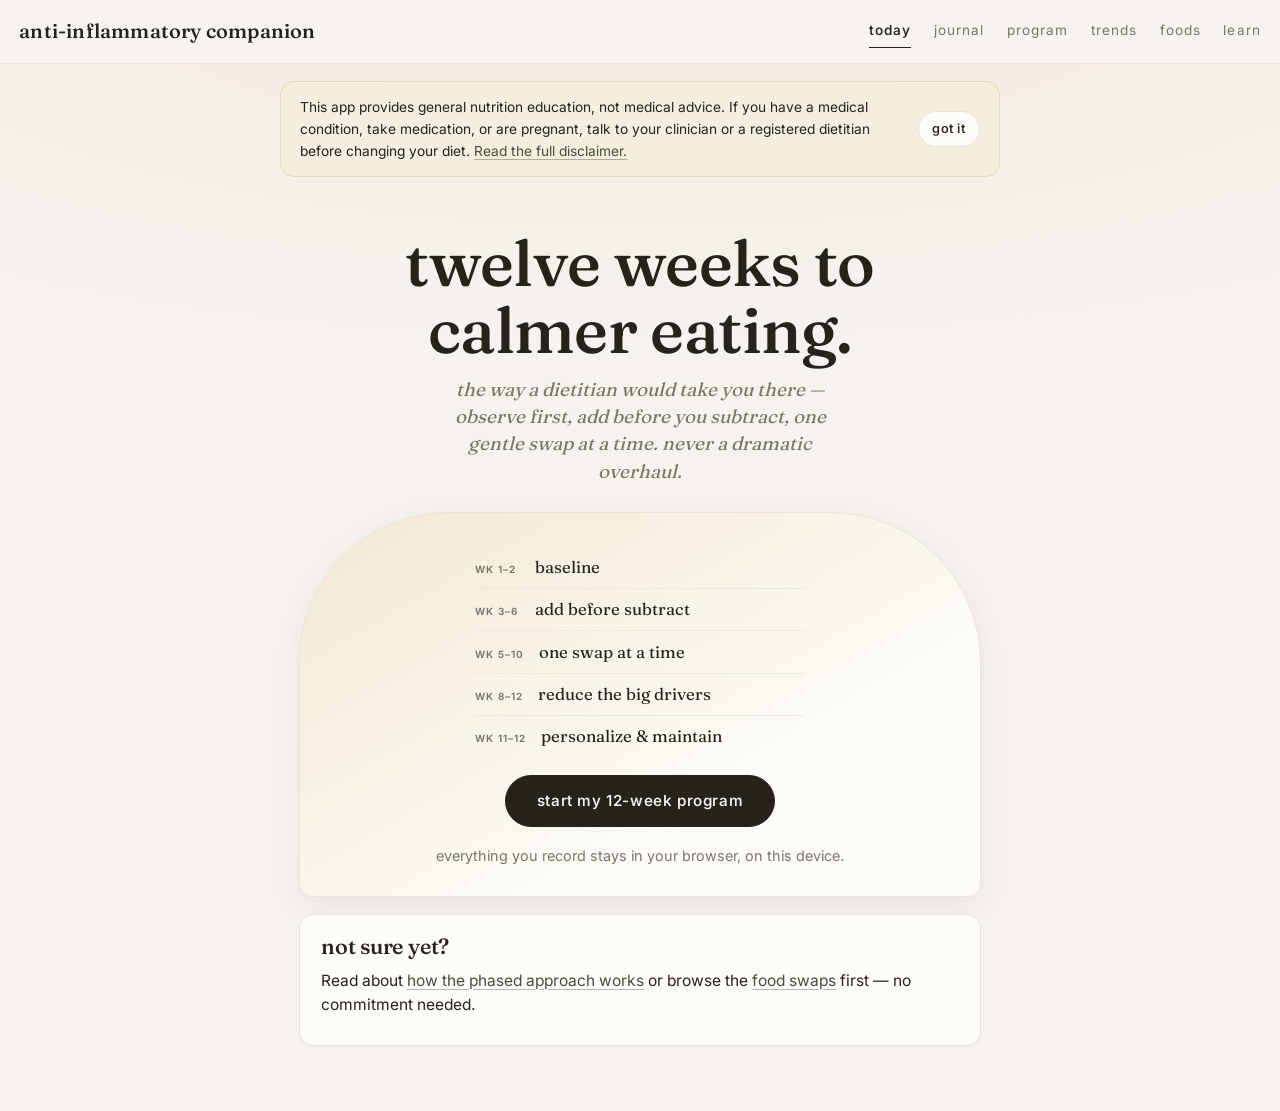
<file: projects/anti-inflammatory-diet/index.html>
<!doctype html>
<html lang="en">
  <head>
    <meta charset="UTF-8" />
    <link rel="icon" type="image/svg+xml" href="./favicon.svg" />
    <link rel="apple-touch-icon" href="./apple-touch-icon.png" />
    <link rel="manifest" href="./manifest.webmanifest" />
    <meta name="viewport" content="width=device-width, initial-scale=1.0" />
    <meta name="theme-color" content="#F6F3EE" />
    <meta
      name="description"
      content="A 12-week companion for gradually transitioning to anti-inflammatory eating: phased program, food and symptom journal, trends, and food swaps."
    />
    <title>Anti-Inflammatory Diet Companion</title>
    <script type="module" crossorigin src="./assets/index-0E6_ElCz.js"></script>
    <link rel="stylesheet" crossorigin href="./assets/index-BDCaYkD7.css">
  </head>
  <body>
    <div id="root"></div>
  </body>
</html>
</file>
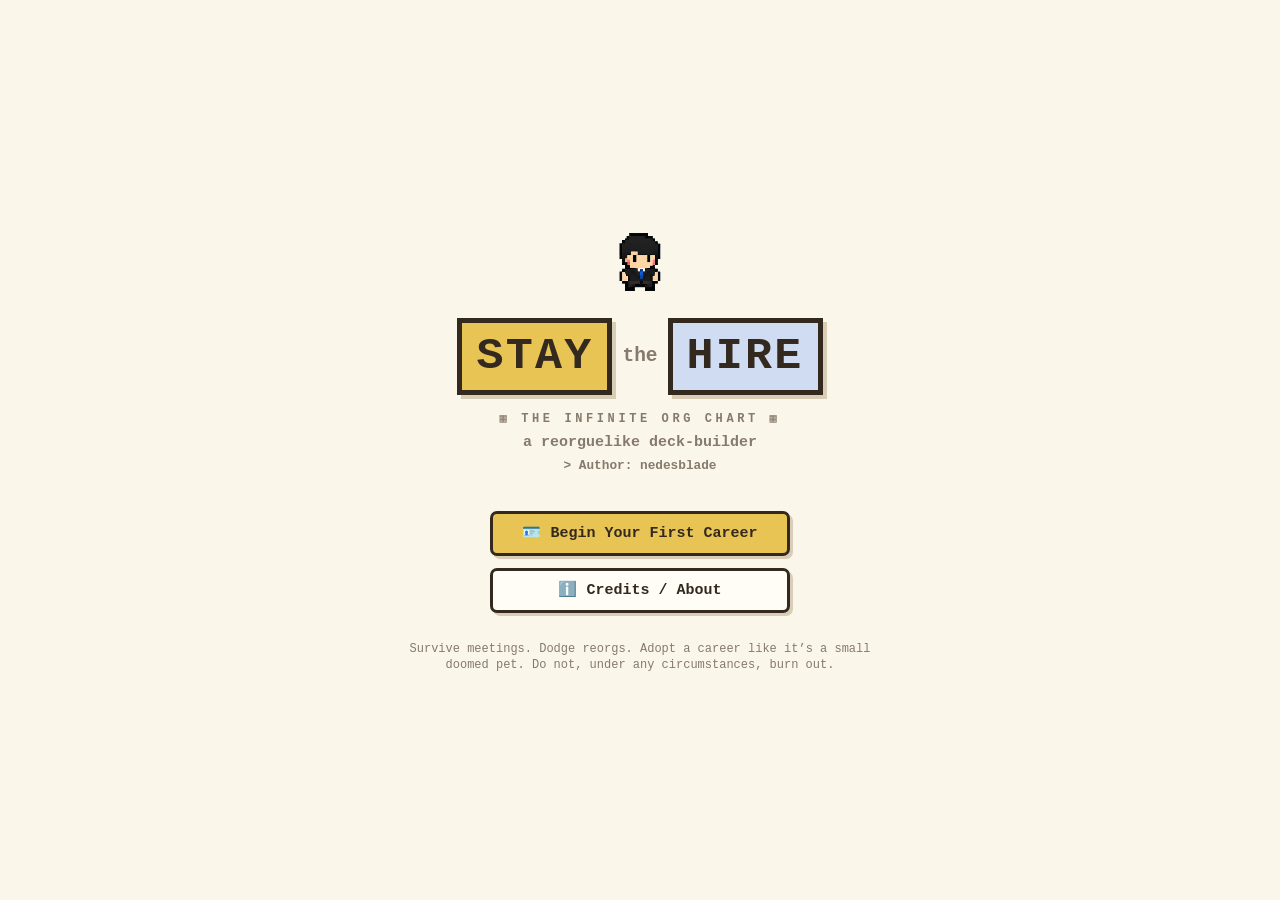
<file: projects/stay-the-hire/index.html>
<!DOCTYPE html>
<html lang="en">
<head>
  <meta charset="UTF-8">
  <meta name="viewport" content="width=device-width, initial-scale=1.0">
  <title>Stay the Hire — A Reorguelike Deck-Builder</title>
  <meta name="description" content="Stay the Hire: a satirical corporate roguelike deck-builder. Survive meetings, dodge reorgs, climb the ladder. Author: nedesblade.">
  <link rel="icon" href="data:image/svg+xml,<svg xmlns='http://www.w3.org/2000/svg' viewBox='0 0 100 100'><text y='.9em' font-size='90'>🪪</text></svg>">
  <link rel="stylesheet" href="css/style.css">
</head>
<body>
  <div id="app"></div>
  <script src="js/data/statuses.js"></script>
  <script src="js/data/cards.js"></script>
  <script src="js/data/roles.js"></script>
  <script src="js/data/enemies.js"></script>
  <script src="js/data/events.js"></script>
  <script src="js/data/perks.js"></script>
  <script src="js/data/companies.js"></script>
  <script src="js/data/art.js"></script>
  <script src="js/engine.js"></script>
  <script src="js/ui.js"></script>
</body>
</html>
</file>
<file: projects/anti-inflammatory-diet/assets/index-BDCaYkD7.css>
@font-face{font-family:Fraunces Variable;font-style:normal;font-display:swap;font-weight:100 900;src:url(./fraunces-vietnamese-wght-normal-CnvboYUG.woff2)format("woff2-variations");unicode-range:U+102-103,U+110-111,U+128-129,U+168-169,U+1A0-1A1,U+1AF-1B0,U+300-301,U+303-304,U+308-309,U+323,U+329,U+1EA0-1EF9,U+20AB}@font-face{font-family:Fraunces Variable;font-style:normal;font-display:swap;font-weight:100 900;src:url(./fraunces-latin-ext-wght-normal-Ca2vKHc0.woff2)format("woff2-variations");unicode-range:U+100-2BA,U+2BD-2C5,U+2C7-2CC,U+2CE-2D7,U+2DD-2FF,U+304,U+308,U+329,U+1D00-1DBF,U+1E00-1E9F,U+1EF2-1EFF,U+2020,U+20A0-20AB,U+20AD-20C0,U+2113,U+2C60-2C7F,U+A720-A7FF}@font-face{font-family:Fraunces Variable;font-style:normal;font-display:swap;font-weight:100 900;src:url(./fraunces-latin-wght-normal-ukD16Tqj.woff2)format("woff2-variations");unicode-range:U+??,U+131,U+152-153,U+2BB-2BC,U+2C6,U+2DA,U+2DC,U+304,U+308,U+329,U+2000-206F,U+20AC,U+2122,U+2191,U+2193,U+2212,U+2215,U+FEFF,U+FFFD}@font-face{font-family:Inter Variable;font-style:normal;font-display:swap;font-weight:100 900;src:url(./inter-cyrillic-ext-wght-normal-BOeWTOD4.woff2)format("woff2-variations");unicode-range:U+460-52F,U+1C80-1C8A,U+20B4,U+2DE0-2DFF,U+A640-A69F,U+FE2E-FE2F}@font-face{font-family:Inter Variable;font-style:normal;font-display:swap;font-weight:100 900;src:url(./inter-cyrillic-wght-normal-DqGufNeO.woff2)format("woff2-variations");unicode-range:U+301,U+400-45F,U+490-491,U+4B0-4B1,U+2116}@font-face{font-family:Inter Variable;font-style:normal;font-display:swap;font-weight:100 900;src:url(./inter-greek-ext-wght-normal-DlzME5K_.woff2)format("woff2-variations");unicode-range:U+1F??}@font-face{font-family:Inter Variable;font-style:normal;font-display:swap;font-weight:100 900;src:url(./inter-greek-wght-normal-CkhJZR-_.woff2)format("woff2-variations");unicode-range:U+370-377,U+37A-37F,U+384-38A,U+38C,U+38E-3A1,U+3A3-3FF}@font-face{font-family:Inter Variable;font-style:normal;font-display:swap;font-weight:100 900;src:url(./inter-vietnamese-wght-normal-CBcvBZtf.woff2)format("woff2-variations");unicode-range:U+102-103,U+110-111,U+128-129,U+168-169,U+1A0-1A1,U+1AF-1B0,U+300-301,U+303-304,U+308-309,U+323,U+329,U+1EA0-1EF9,U+20AB}@font-face{font-family:Inter Variable;font-style:normal;font-display:swap;font-weight:100 900;src:url(./inter-latin-ext-wght-normal-DO1Apj_S.woff2)format("woff2-variations");unicode-range:U+100-2BA,U+2BD-2C5,U+2C7-2CC,U+2CE-2D7,U+2DD-2FF,U+304,U+308,U+329,U+1D00-1DBF,U+1E00-1E9F,U+1EF2-1EFF,U+2020,U+20A0-20AB,U+20AD-20C0,U+2113,U+2C60-2C7F,U+A720-A7FF}@font-face{font-family:Inter Variable;font-style:normal;font-display:swap;font-weight:100 900;src:url(./inter-latin-wght-normal-Dx4kXJAl.woff2)format("woff2-variations");unicode-range:U+??,U+131,U+152-153,U+2BB-2BC,U+2C6,U+2DA,U+2DC,U+304,U+308,U+329,U+2000-206F,U+20AC,U+2122,U+2191,U+2193,U+2212,U+2215,U+FEFF,U+FFFD}:root{--bg:#f6f3ee;--surface:#fdfcf9;--text:#26221c;--text-muted:#7d7467;--border:#e8e2d7;--ink:#26221c;--brand:#5a6650;--brand-dark:#454f3b;--brand-soft:#ecede4;--accent:#96594a;--danger:#96594a;--parchment:#f4eedf;--parchment-border:#e3d8bc;--butter:#f2e9d3;--blush:#ecdfd3;--phase-baseline:#98978f;--phase-add:#7e8b6f;--phase-swap:#b29359;--phase-reduce:#a8705c;--phase-personalize:#8d7f94;--font-display:"Fraunces Variable", Georgia, "Times New Roman", serif;--font-body:"Inter Variable", system-ui, -apple-system, "Segoe UI", sans-serif;--radius:14px;--radius-small:10px;--shadow:0 1px 2px #26221c0a;--nav-height:62px}*,:before,:after{box-sizing:border-box}body{font-family:var(--font-body);background:radial-gradient(90% 380px at 50% -40px, color-mix(in srgb, var(--blush) 55%, var(--bg)), transparent), var(--bg);color:var(--text);-webkit-font-smoothing:antialiased;margin:0;font-size:15.5px;line-height:1.6}h1,h2,h3{font-family:var(--font-display);text-transform:lowercase;letter-spacing:-.01em;color:var(--ink);font-weight:520;line-height:1.15}h1{margin:.5rem 0 .3rem;font-size:clamp(2.4rem,7vw,3.1rem)}h2{margin:0 0 .55rem;font-size:1.35rem}h3{margin:.8rem 0 .3rem;font-size:1.08rem}p{margin:.45rem 0}ul{margin:.45rem 0;padding-left:1.2rem}a{color:var(--brand-dark);-webkit-text-decoration-color:color-mix(in srgb, var(--brand-dark) 40%, transparent);text-decoration-color:color-mix(in srgb, var(--brand-dark) 40%, transparent);text-underline-offset:3px}img,svg{max-width:100%}@media (prefers-reduced-motion:reduce){*,:before,:after{transition:none!important;animation:none!important}}.visually-hidden{clip:rect(0 0 0 0);white-space:nowrap;border:0;width:1px;height:1px;margin:-1px;padding:0;position:absolute;overflow:hidden}.muted{color:var(--text-muted);font-size:.9rem}.app{flex-direction:column;min-height:100dvh;display:flex}.app-header{z-index:10;background:color-mix(in srgb, var(--bg) 88%, white);-webkit-backdrop-filter:blur(8px);backdrop-filter:blur(8px);border-bottom:1px solid var(--border);justify-content:space-between;align-items:center;gap:1rem;padding:.95rem 1.2rem;display:flex;position:sticky;top:0}.app-title{font-family:var(--font-display);text-transform:lowercase;letter-spacing:.01em;font-size:1.25rem;font-weight:540}.app-main{width:100%;max-width:720px;padding:1.4rem 1.2rem calc(var(--nav-height) + 2rem);flex:1;margin:0 auto}.page>h1+.muted{margin-top:-.1rem}.nav-top{display:none}.nav-bottom{z-index:10;height:var(--nav-height);background:color-mix(in srgb, var(--bg) 92%, white);-webkit-backdrop-filter:blur(8px);backdrop-filter:blur(8px);border-top:1px solid var(--border);display:flex;position:fixed;bottom:0;left:0;right:0}.nav-bottom .nav-link{letter-spacing:.06em;text-transform:lowercase;color:var(--text-muted);flex-direction:column;flex:1;justify-content:center;align-items:center;gap:3px;min-width:44px;font-size:.62rem;text-decoration:none;display:flex}.nav-bottom .nav-icon{display:flex}.nav-bottom .nav-icon svg{width:20px;height:20px}.nav-link-active{font-weight:550;color:var(--ink)!important}@media (width>=768px){.nav-bottom{display:none}.nav-top{gap:1.4rem;display:flex}.nav-top .nav-link{color:var(--text-muted);letter-spacing:.08em;text-transform:lowercase;border-bottom:1px solid #0000;padding:.3rem 0;font-size:.85rem;text-decoration:none}.nav-top .nav-link:hover{color:var(--ink);border-bottom-color:var(--border)}.nav-top .nav-link-active{border-bottom-color:var(--ink)}.app-main{padding-bottom:3rem}}.card{background:var(--surface);border:1px solid var(--border);border-radius:var(--radius);box-shadow:var(--shadow);margin:1.05rem 0;padding:1.25rem 1.3rem}.card-hero{border-left:3px solid var(--brand)}.card-kicker{text-transform:uppercase;letter-spacing:.14em;color:var(--text-muted);margin:0 0 .2rem;font-size:.66rem;font-weight:600}.card-header-row{flex-wrap:wrap;justify-content:space-between;align-items:center;gap:.5rem;display:flex}.section-heading{margin-top:2.2rem}.pill{background:var(--brand-soft);border:1px solid color-mix(in srgb, var(--brand) 18%, transparent);color:var(--brand-dark);letter-spacing:.1em;text-transform:uppercase;white-space:nowrap;border-radius:999px;padding:.22rem .7rem;font-size:.66rem;font-weight:600;display:inline-block}.pill-meal{text-transform:uppercase}.prose{white-space:pre-line;max-width:65ch}.btn{border:1px solid var(--border);background:var(--surface);min-height:44px;color:var(--text);font:inherit;letter-spacing:.04em;text-transform:lowercase;cursor:pointer;border-radius:999px;padding:.6rem 1.25rem;font-size:.88rem;font-weight:550;text-decoration:none;transition:background .15s,border-color .15s;display:inline-block}.btn:hover{background:var(--brand-soft);border-color:color-mix(in srgb, var(--brand) 30%, var(--border))}.btn:disabled{opacity:.4;cursor:not-allowed}.btn-primary{background:var(--ink);border-color:var(--ink);color:var(--bg)}.btn-primary:hover{background:#3a352d;border-color:#3a352d}.btn-small{min-height:36px;padding:.32rem .85rem;font-size:.8rem}.btn-icon{color:var(--text-muted);cursor:pointer;background:0 0;border:none;min-width:44px;min-height:44px;font-size:.95rem}.btn-icon:hover{color:var(--danger)}.text-input{border:1px solid var(--border);border-radius:var(--radius-small);width:100%;min-height:44px;font:inherit;background:var(--surface);color:var(--text);padding:.6rem .85rem}.text-input::placeholder{color:color-mix(in srgb, var(--text-muted) 75%, transparent)}.text-input:focus-visible,.btn:focus-visible{outline:2px solid var(--brand);outline-offset:2px}.notes-input{resize:vertical}.chip-row{flex-wrap:wrap;gap:.45rem;margin:.6rem 0;display:flex}.chip{border:1px solid var(--border);background:var(--surface);letter-spacing:.05em;text-transform:lowercase;cursor:pointer;border-radius:999px;align-items:center;gap:.35rem;min-height:40px;padding:.42rem .95rem;font-size:.78rem;transition:background .15s;display:inline-flex}.chip input{opacity:0;pointer-events:none;position:absolute}.chip:has(input:focus-visible){outline:2px solid var(--brand);outline-offset:2px}.chip-active{background:var(--ink);border-color:var(--ink);color:var(--bg);font-weight:550}.chip-adopt{text-transform:lowercase}.chip-adopt:has(input:checked){background:var(--brand-soft);border-color:color-mix(in srgb, var(--brand) 35%, var(--border));color:var(--brand-dark);font-weight:550}.chip-adopt input{opacity:1;pointer-events:auto;accent-color:var(--brand);position:static}.disclaimer-banner{background:var(--parchment);border:1px solid var(--parchment-border);border-radius:var(--radius);flex-wrap:wrap;align-items:center;gap:.8rem;max-width:720px;margin:1.05rem auto 0;padding:.9rem 1.2rem;font-size:.86rem;display:flex}.disclaimer-banner p{flex:1;min-width:220px;margin:0}.habit-list{margin:.5rem 0 0;padding:0;list-style:none}.habit-item{border-bottom:1px solid var(--border)}.habit-item:last-child{border-bottom:none}.habit-label{cursor:pointer;align-items:flex-start;gap:.75rem;padding:.65rem 0;display:flex}.habit-label input{width:1.15rem;height:1.15rem;accent-color:var(--brand-dark);flex-shrink:0;margin-top:.2rem}.habit-text{flex-direction:column;gap:1px;display:flex}.habit-title{letter-spacing:.01em;font-weight:550}.habit-item-done .habit-title{text-decoration:line-through;-webkit-text-decoration-color:color-mix(in srgb, var(--text-muted) 55%, transparent);text-decoration-color:color-mix(in srgb, var(--text-muted) 55%, transparent);color:var(--text-muted)}.habit-meta{color:var(--text-muted);font-size:.8rem}.phase-baseline{background:var(--phase-baseline)}.phase-add{background:var(--phase-add)}.phase-swap{background:var(--phase-swap)}.phase-reduce{background:var(--phase-reduce)}.phase-personalize{background:var(--phase-personalize)}.phase-border-baseline{border-left:3px solid var(--phase-baseline)}.phase-border-add{border-left:3px solid var(--phase-add)}.phase-border-swap{border-left:3px solid var(--phase-swap)}.phase-border-reduce{border-left:3px solid var(--phase-reduce)}.phase-border-personalize{border-left:3px solid var(--phase-personalize)}.phase-tagline{font-family:var(--font-display);color:var(--text-muted);margin-top:.15rem;font-size:1.02rem;font-style:italic}.timeline{margin:1.05rem 0}.timeline-weeks{grid-template-columns:repeat(12,1fr);gap:4px;display:grid}.timeline-week{opacity:.3;border-radius:7px;justify-content:center;align-items:center;height:34px;display:flex;position:relative}.timeline-past{opacity:.68}.timeline-current{opacity:1;outline:2px solid var(--ink);outline-offset:2px}.timeline-week-num{color:#fff;font-size:.7rem;font-weight:600}.timeline-legend{color:var(--text-muted);flex-wrap:wrap;gap:.35rem 1.1rem;margin:.7rem 0 0;padding:0;font-size:.8rem;list-style:none;display:flex}.timeline-legend li{align-items:center;gap:.4rem;display:flex}.legend-swatch{border-radius:3.5px;width:11px;height:11px;display:inline-block}.completion-list{margin:.5rem 0;padding:0;list-style:none}.completion-row{grid-template-columns:minmax(110px,auto) 1fr 3.2em;align-items:center;gap:.7rem;padding:.3rem 0;font-size:.88rem;display:grid}.completion-bar{background:#edeae2;border-radius:999px;height:7px;display:block;overflow:hidden}.completion-fill{background:var(--brand);border-radius:999px;height:100%;display:block}.completion-pct{text-align:right;font-variant-numeric:tabular-nums;color:var(--text-muted)}.phase-card summary{cursor:pointer;justify-content:space-between;align-items:center;gap:.5rem;min-height:32px;font-weight:550;display:flex}.phase-card[open] summary{margin-bottom:.4rem}.phase-card-title{font-family:var(--font-display);text-transform:lowercase;font-size:1.08rem}.date-nav{justify-content:space-between;align-items:center;gap:.5rem;margin:1rem 0;display:flex}.date-nav-current{font-family:var(--font-display);text-transform:lowercase;text-align:center;font-size:1.02rem}.meal-list{margin:.4rem 0;padding:0;list-style:none}.meal-item{border-bottom:1px solid var(--border);align-items:center;gap:.65rem;padding:.35rem 0;display:flex}.meal-item:last-child{border-bottom:none}.meal-text{flex:1}.meal-input-row{gap:.5rem;display:flex}.meal-input-row .text-input{flex:1}.save-indicator{bottom:calc(var(--nav-height) + .9rem);background:var(--ink);color:var(--bg);letter-spacing:.08em;text-transform:lowercase;opacity:0;pointer-events:none;border-radius:999px;margin:0;padding:.38rem 1rem;font-size:.75rem;font-weight:550;transition:opacity .25s;position:fixed;right:1.1rem}.save-visible{opacity:1}@media (width>=768px){.save-indicator{bottom:1.1rem}}.recent-list{margin:.3rem 0;padding:0;list-style:none}.recent-list li{padding:.28rem 0}.recent-link{font:inherit;color:var(--brand-dark);text-decoration:underline;-webkit-text-decoration-color:color-mix(in srgb, var(--brand-dark) 40%, transparent);text-decoration-color:color-mix(in srgb, var(--brand-dark) 40%, transparent);text-underline-offset:3px;cursor:pointer;background:0 0;border:none;padding:0;font-weight:550}.rating{border:none;border-bottom:1px solid var(--border);margin:0;padding:.6rem 0}.rating:last-of-type{border-bottom:none}.rating-legend{letter-spacing:.01em;margin-bottom:.35rem;padding:0;font-weight:550}.rating-scale{align-items:center;gap:.65rem;display:flex}.rating-end{letter-spacing:.06em;text-transform:lowercase;color:var(--text-muted);width:2.8em;font-size:.68rem}.rating-end:last-child{text-align:right}.rating-options{flex:1;gap:5px;display:flex}.rating-option{border:1px solid var(--border);border-radius:var(--radius-small);background:var(--surface);font-variant-numeric:tabular-nums;cursor:pointer;flex:1;justify-content:center;align-items:center;min-height:44px;font-weight:500;transition:background .15s;display:flex;position:relative}.rating-option input{opacity:0;pointer-events:none;position:absolute}.rating-option:has(input:checked){background:var(--ink);border-color:var(--ink);color:var(--bg)}.rating-option:has(input:focus-visible){outline:2px solid var(--brand);outline-offset:2px}.rating-hint{margin-top:.6rem}.sparkline{width:100%;height:72px;margin-top:.4rem}.sparkline-grid{stroke:var(--border);stroke-width:1px}.sparkline-line{fill:none;stroke:var(--brand);stroke-width:2px;stroke-linecap:round;stroke-linejoin:round}.sparkline-dot{fill:var(--ink)}.pantry-checker .search{margin-bottom:.4rem}.pantry-result{border:1px solid var(--border);border-radius:var(--radius-small);background:var(--surface);margin:.6rem 0;padding:.9rem 1rem}.pantry-result-head{flex-wrap:wrap;justify-content:space-between;align-items:baseline;gap:.5rem;display:flex}.pantry-result-name{letter-spacing:.01em;font-weight:600}.pantry-result-cat{font-weight:400}.pantry-result-why,.pantry-result-tip{margin:.35rem 0 0}.pantry-tip-label{letter-spacing:.14em;text-transform:uppercase;color:var(--text-muted);margin-right:.35rem;font-size:.62rem;font-weight:650}.pantry-nomatch ul{margin:.4rem 0 0}.verdict-badge{letter-spacing:.1em;text-transform:uppercase;white-space:nowrap;border:1px solid #0000;border-radius:999px;padding:.22rem .7rem;font-size:.64rem;font-weight:650;display:inline-block}.verdict-anti{background:var(--brand-soft);border-color:color-mix(in srgb, var(--brand) 22%, transparent);color:var(--brand-dark)}.verdict-neutral{color:#6d6558;background:#edeae3;border-color:#ddd7ca}.verdict-caution{color:#82652f;background:#f1eada;border-color:#e2d5b4}.verdict-inflammatory{color:#8d5142;background:#f0e3de;border-color:#e0c9c1}.swap-category{margin:1.7rem 0;scroll-margin-top:76px}.swap-category-title{margin:0;font-size:1.25rem}.swap-grid,.food-grid,.learn-grid{grid-template-columns:1fr;gap:.8rem;display:grid}@media (width>=600px){.swap-grid,.food-grid,.learn-grid{grid-template-columns:1fr 1fr}}.swap-card{background:var(--surface);border:1px solid var(--border);border-radius:var(--radius-small);padding:.95rem 1rem}.swap-card p{margin:.28rem 0}.swap-tag{text-transform:uppercase;letter-spacing:.12em;border-radius:999px;margin-right:.4rem;padding:.14rem .5rem;font-size:.6rem;font-weight:650;display:inline-block}.swap-tag-instead{color:#8d5142;background:#f0e3de}.swap-tag-try{background:var(--brand-soft);color:var(--brand-dark)}.swap-why{font-size:.84rem}.food-card{margin:0}.learn-card{color:inherit;margin:0;text-decoration:none;transition:border-color .15s;display:block}.learn-card:hover{border-color:color-mix(in srgb, var(--brand) 40%, var(--border))}.learn-card h2{font-size:1.12rem}.faq-item summary{cursor:pointer;min-height:32px;font-weight:550}.faq-item[open] summary{margin-bottom:.3rem}.search{margin:.9rem 0}.search-input{border:1px solid var(--border);width:100%;min-height:46px;font:inherit;background:var(--surface);color:var(--text);border-radius:999px;padding:.65rem 1.05rem}.search-input::placeholder{color:color-mix(in srgb, var(--text-muted) 75%, transparent)}.search-input:focus-visible{outline:2px solid var(--brand);outline-offset:2px}.dashboard-date{letter-spacing:.14em;text-transform:uppercase;color:var(--text-muted);margin:0 0 1.2rem;font-size:.72rem;font-weight:600}.card-arch{border-radius:150px 150px var(--radius) var(--radius);background:linear-gradient(150deg, var(--butter), var(--surface) 72%);text-align:center;padding-top:2.6rem;box-shadow:0 8px 28px #26221c12}.hero{flex-direction:column;align-items:center;gap:.15rem;padding-bottom:1.6rem;display:flex}.hero-kicker{letter-spacing:.16em;text-transform:uppercase;color:var(--brand-dark);margin:.9rem 0 0;font-size:.68rem;font-weight:650}.hero-tagline{font-family:var(--font-display);color:var(--ink);max-width:22ch;margin:.2rem 0 0;font-size:1.25rem;font-style:italic;line-height:1.3}.streak-chip{background:var(--ink);color:var(--bg);letter-spacing:.12em;text-transform:uppercase;border-radius:999px;margin-top:.9rem;padding:.28rem .9rem;font-size:.66rem;font-weight:650;display:inline-block}.ring{width:160px;height:160px;position:relative}.ring-svg{width:100%;height:100%}.ring-track{fill:none;stroke:color-mix(in srgb, var(--border) 70%, transparent)}.ring-arc{fill:none;stroke:var(--brand);stroke-linecap:round}.ring-center{flex-direction:column;justify-content:center;align-items:center;gap:0;display:flex;position:absolute;inset:0}.stat-number{font-family:var(--font-display);color:var(--ink);font-variant-numeric:tabular-nums;font-size:2.7rem;font-weight:500;line-height:1}.ring-sublabel{letter-spacing:.14em;text-transform:uppercase;color:var(--text-muted);margin-top:.3rem;font-size:.6rem;font-weight:650}.focus-card{background:linear-gradient(120deg, color-mix(in srgb, var(--brand-soft) 70%, var(--surface)), var(--surface) 80%)}.focus-quote{font-family:var(--font-display);color:var(--ink);margin:.2rem 0 .1rem;font-size:1.22rem;font-style:italic;line-height:1.4}.habit-progress{align-items:center;gap:.55rem;display:flex}.habit-progress-bar{background:#edeae2;border-radius:999px;width:74px;height:6px;display:block;overflow:hidden}.habit-progress-fill{background:var(--brand);border-radius:999px;height:100%;transition:width .35s;display:block}.habit-progress-count{letter-spacing:.08em;text-transform:uppercase;color:var(--text-muted);white-space:nowrap;font-size:.72rem;font-weight:600}.all-done{font-family:var(--font-display);color:var(--brand-dark);margin:.4rem 0 0;font-size:1.05rem;font-style:italic}.landing{text-align:center;padding:1.2rem 0 .6rem}.landing-headline{margin:.6rem 0 .8rem;font-size:clamp(2.7rem,10vw,4rem);line-height:1.05}.landing-subline{font-family:var(--font-display);color:var(--text-muted);max-width:34ch;margin:0 auto;font-size:1.18rem;font-style:italic;line-height:1.45}.landing-hero{flex-direction:column;align-items:center;gap:1.1rem;padding-bottom:1.8rem;display:flex}.landing-phases{flex-direction:column;gap:.45rem;width:100%;max-width:330px;margin:0;padding:0;list-style:none;display:flex}.landing-phases li{border-bottom:1px solid color-mix(in srgb, var(--border) 60%, transparent);text-align:left;align-items:baseline;gap:.9rem;padding-bottom:.45rem;display:flex}.landing-phases li:last-child{border-bottom:none}.landing-phase-weeks{letter-spacing:.12em;text-transform:uppercase;color:var(--text-muted);min-width:4.6em;font-size:.62rem;font-weight:650}.landing-phase-name{font-family:var(--font-display);text-transform:lowercase;font-size:1.05rem}.landing-note{margin:0}.btn-large{padding:.8rem 1.9rem;font-size:.95rem}.trend-avg{align-items:baseline;gap:.4rem;display:flex}.trend-avg .stat-number{font-size:1.9rem}.trend-avg-label{letter-spacing:.14em;text-transform:uppercase;color:var(--text-muted);font-size:.6rem;font-weight:650}@media (prefers-reduced-motion:no-preference){.page{animation:.24s both page-in}@keyframes page-in{0%{opacity:0;transform:translateY(5px)}to{opacity:1;transform:none}}.btn-primary{transition:transform .15s,box-shadow .15s,background .15s}.btn-primary:hover{transform:translateY(-1px);box-shadow:0 6px 16px #26221c29}.ring-arc{transition:stroke-dashoffset .7s}.habit-title{transition:color .2s}}.tonight-card{background:linear-gradient(120deg, color-mix(in srgb, var(--parchment) 65%, var(--surface)), var(--surface) 75%)}.tonight-name{font-family:var(--font-display);text-transform:lowercase;margin:.15rem 0 .1rem;font-size:1.35rem}.tonight-ingredients{margin:0 0 .7rem}.meal-idea-list{margin-top:1rem}.meal-idea summary{cursor:pointer;justify-content:space-between;align-items:baseline;gap:.7rem;min-height:32px;display:flex}.meal-idea-name{font-family:var(--font-display);text-transform:lowercase;font-size:1.12rem;font-weight:540}.meal-idea-meta{flex-shrink:0;align-items:baseline;gap:.6rem;display:flex}.meal-idea-minutes{letter-spacing:.1em;text-transform:uppercase;color:var(--brand-dark);white-space:nowrap;font-size:.68rem;font-weight:650}.meal-idea-type{letter-spacing:.1em;text-transform:uppercase;color:var(--text-muted);font-size:.68rem;font-weight:600}.meal-idea[open] summary{margin-bottom:.4rem}.meal-idea-tags{flex-wrap:wrap;gap:.35rem;margin:.2rem 0;display:flex}.meal-idea-ingredients{margin:.2rem 0 .4rem}.data-controls-row{flex-wrap:wrap;gap:.6rem;margin:.6rem 0 .2rem;display:flex}.contains-warning{border-radius:var(--radius-small);background:#f0e3de;border:1px solid #e0c9c1;flex-direction:column;gap:.25rem;margin:.5rem 0 .2rem;padding:.6rem .8rem;display:flex}.contains-badge{letter-spacing:.1em;text-transform:uppercase;color:#8d5142;align-self:flex-start;font-size:.64rem;font-weight:700;display:inline-block}.contains-badge-small{white-space:nowrap;background:#f0e3de;border:1px solid #e0c9c1;border-radius:999px;padding:.14rem .5rem}.contains-alt{color:var(--text);font-size:.86rem}.adapt-line{background:var(--brand-soft);border-radius:var(--radius-small);margin:.45rem 0 0;padding:.5rem .8rem;font-size:.9rem}.adapt-line .pantry-tip-label{color:var(--brand-dark)}.sensitivity-notes{flex-direction:column;gap:.45rem;margin:.6rem 0 .4rem;padding:0;font-size:.9rem;list-style:none;display:flex}.sensitivity-notes li{border-left:2px solid var(--brand-soft);padding-left:.8rem}.backup-nudge-text{flex:1;min-width:200px;margin:0}.usuals{margin:.6rem 0 .2rem}.usual-chip{gap:.45rem}.usual-chip-label{letter-spacing:.1em;text-transform:uppercase;color:var(--text-muted);font-size:.62rem;font-weight:650}.insights-card{background:linear-gradient(120deg, color-mix(in srgb, var(--blush) 45%, var(--surface)), var(--surface) 78%)}.insight-list{flex-direction:column;gap:.55rem;margin:.4rem 0;padding:0;list-style:none;display:flex}.insight-item{border-left:2px solid color-mix(in srgb, var(--accent) 40%, var(--border));padding-left:.8rem;line-height:1.5}
</file>
<file: projects/stay-the-hire/css/style.css>
/* Stay the Hire — 8-BIT EDITION.
   One cohesive retro theme: chunky square pixels, flat color blocks,
   bold dark outlines, hard shadows, lots of clean white space.
   No gradients. No glow. No SaaS. */
:root {
  --ink: #33291f;
  --paper: #fbf6ea;
  --panel: #fffdf6;
  --muted: #857a6b;
  --red: #c05b4e;   --red-l: #f2cfc8;
  --blue: #4a7fd4;  --blue-l: #cfdcf2;
  --green: #4e9e6a; --green-l: #d2ecd8;
  --yellow: #e8c454;--yellow-l: #f8ecc0;
  --purple: #8a6ab8;--purple-l: #ddd2ec;
  --pink: #d46a9c;  --pink-l: #f2d2e2;
  --grey-l: #e4e0d4;
  --shadow: 4px 4px 0 #d9cdb8;
  --shadow-sm: 3px 3px 0 #d9cdb8;
  font-size: 15px;
}
* { box-sizing: border-box; }
html, body { margin: 0; padding: 0; height: 100%; }
body {
  background: var(--paper);
  color: var(--ink);
  font-family: "Courier New", "Lucida Console", monospace;
  font-weight: 700;
  line-height: 1.4;
  image-rendering: pixelated;
}
#app { min-height: 100vh; display: flex; flex-direction: column; }
h2, h3 { text-transform: uppercase; letter-spacing: .06em; }
h2 { margin: .2em 0 .5em; font-size: 1.25rem; } h3 { margin: 1em 0 .35em; font-size: .95rem; }
button { font: inherit; font-weight: 700; cursor: pointer; color: var(--ink); }
.charsvg, .pixelhero, .pixelface { width: 100%; height: 100%; display: block; image-rendering: pixelated; }

/* ---------- buttons ---------- */
.btn {
  background: var(--panel);
  border: 3px solid var(--ink);
  border-radius: 7px;
  padding: 9px 16px;
  box-shadow: var(--shadow-sm);
  transition: none;
}
.btn:hover:not(:disabled) { background: var(--ink); color: #fff; }
.btn:active:not(:disabled) { transform: translate(2px, 2px); box-shadow: 1px 1px 0 var(--ink); }
.btn.primary { background: var(--yellow); }
.btn.primary:hover:not(:disabled) { background: var(--ink); color: var(--yellow); }
.btn.danger { background: var(--red-l); }
.btn.small { font-size: .8rem; padding: 5px 10px; border-width: 2px; box-shadow: 2px 2px 0 var(--ink); }
.btn:disabled, .btn.locked { opacity: .4; cursor: not-allowed; }

/* ---------- panels ---------- */
.panel {
  background: var(--panel);
  border: 3px solid var(--ink);
  border-radius: 10px;
  box-shadow: var(--shadow);
  padding: 22px 26px;
  max-width: 720px; margin: 26px auto; width: calc(100% - 32px);
}
.panel.wide { max-width: 1050px; }
.fineprint { color: var(--muted); font-size: .75rem; font-weight: 400; }
.reqtag {
  font-size: .7rem; background: var(--yellow-l); border: 2px solid var(--ink);
  padding: 0 5px; margin-left: 6px; display: inline-block;
}
#tooltip {
  position: fixed; z-index: 99; max-width: 270px;
  background: var(--ink); color: #fdfcf5; border: 3px solid var(--ink);
  outline: 2px solid #fdfcf5; outline-offset: -5px;
  padding: 9px 12px; font-size: .78rem; pointer-events: none;
}
#tooltip b { color: var(--yellow); }

/* ---------- menu ---------- */
.menu { flex: 1; display: flex; flex-direction: column; align-items: center; justify-content: center; padding: 40px 16px; text-align: center; }
.menu.wide { justify-content: flex-start; }
.logo { display: flex; align-items: center; gap: 10px; justify-content: center; margin-bottom: 4px; }
.logo .stamp {
  font-size: 3rem; font-weight: 900; letter-spacing: .05em; color: var(--ink);
  border: 5px solid var(--ink); padding: 2px 14px; background: var(--yellow);
  box-shadow: var(--shadow);
}
.logo .stamp.s { background: var(--blue-l); }
.logo .the { font-size: 1.3rem; color: var(--muted); }
.logo.small .stamp { font-size: 1.5rem; border-width: 3px; padding: 1px 8px; box-shadow: var(--shadow-sm); }
.logo.small .the { font-size: .9rem; }
.worldtag { letter-spacing: .3em; font-size: .8rem; color: var(--muted); margin: 12px 0 0; }
.subtitle { color: var(--muted); font-size: 1rem; margin: 4px 0 2px; text-transform: lowercase; }
.author { color: var(--muted); font-size: .85rem; margin: 2px 0 18px; }
.author::before { content: '> '; }
.greet { max-width: 560px; font-weight: 400; }
.titles { color: var(--ink); background: var(--yellow-l); border: 2px solid var(--ink); display: inline-block; padding: 2px 10px; font-size: .85rem; }
.menu-btns { display: flex; flex-direction: column; gap: 12px; margin-top: 18px; min-width: 300px; }
.menu-btns.row { flex-direction: row; justify-content: center; flex-wrap: wrap; }
.menu-foot { color: var(--muted); margin-top: 28px; font-size: .8rem; max-width: 470px; font-weight: 400; }
.name-panel input {
  display: block; width: 100%; margin: 10px 0 14px; padding: 10px 12px; font-size: 1rem;
  border: 3px solid var(--ink); background: var(--paper); font-family: inherit; font-weight: 700;
}
.file-panel { text-align: left; }
.file-grid { display: grid; grid-template-columns: repeat(auto-fit, minmax(150px, 1fr)); gap: 10px; margin: 12px 0; }
.file-grid div { border: 2px solid var(--ink); padding: 8px 10px; box-shadow: 2px 2px 0 var(--ink); background: var(--panel); }
.file-grid div:nth-child(4n+1) { background: var(--yellow-l); }
.file-grid div:nth-child(4n+2) { background: var(--blue-l); }
.file-grid div:nth-child(4n+3) { background: var(--pink-l); }
.file-grid div:nth-child(4n+4) { background: var(--green-l); }
.file-grid b { display: block; font-size: .7rem; text-transform: uppercase; letter-spacing: .05em; }
.file-grid span { font-size: 1rem; }
.incidents { text-align: left; margin: 4px 0; padding-left: 20px; font-weight: 400; }
.incidents li { margin: 4px 0; }
.incidents li::marker { content: '► '; }

/* ---------- role select ---------- */
.company-panel { text-align: left; font-weight: 400; }
.company-panel b, .company-panel .mod { font-weight: 700; }
.company-panel .mod { color: var(--blue); }
.pickrole { margin-top: 6px; }
.roles { display: grid; grid-template-columns: repeat(auto-fit, minmax(220px, 1fr)); gap: 14px; max-width: 1050px; width: 100%; padding: 0 8px; margin-bottom: 18px; }
.role {
  background: var(--panel); border: 3px solid var(--ink); padding: 14px;
  text-align: left; box-shadow: var(--shadow-sm); cursor: pointer;
}
.role:hover { background: var(--yellow-l); transform: translate(-2px, -2px); box-shadow: 6px 6px 0 var(--ink); }
.rportrait { width: 72px; height: 96px; margin: 0 auto 4px; }
.rname { font-weight: 900; margin: 4px 0; text-align: center; text-transform: uppercase; font-size: .85rem; letter-spacing: .03em; }
.rpass { font-size: .78rem; color: var(--blue); margin-bottom: 6px; }
.rblurb { font-size: .75rem; color: var(--muted); font-weight: 400; }

/* ---------- resource bar ---------- */
.resbar {
  display: flex; align-items: center; gap: 16px; flex-wrap: wrap;
  background: var(--panel); border-bottom: 3px solid var(--ink);
  padding: 8px 18px; position: sticky; top: 0; z-index: 20;
}
.res { font-size: .88rem; white-space: nowrap; }
.res.stress { display: flex; align-items: center; gap: 8px; min-width: 250px; }
.res .meter { width: 130px; }
.res.comp { color: var(--muted); overflow: hidden; text-overflow: ellipsis; max-width: 330px; font-weight: 400; }
.res.act { margin-left: auto; color: var(--muted); text-transform: uppercase; font-size: .75rem; letter-spacing: .05em; }
.meter { height: 14px; background: var(--grey-l); border: 2px solid var(--ink); overflow: hidden; flex: 1; }
.meter .fill { height: 100%; background: var(--green); }
.meter .fill.warn { background: var(--yellow); }
.meter .fill.danger { background: var(--red); }
.stage { flex: 1; display: flex; flex-direction: column; }

/* ---------- map ---------- */
.mapwrap { padding: 18px; max-width: 1000px; margin: 0 auto; width: 100%; }
.acttitle { text-align: center; }
.maphint { text-align: center; color: var(--muted); margin-top: -6px; font-size: .8rem; font-weight: 400; }
.orgmap { display: flex; flex-direction: column-reverse; gap: 16px; padding: 10px 0 20px; }
.maprow { display: flex; justify-content: center; gap: 24px; }
.mapnode {
  border-radius: 8px;
  position: relative; background: var(--panel); border: 3px solid var(--grey-l);
  min-width: 132px; padding: 8px 12px; text-align: center;
  opacity: .5; font-size: .72rem;
}
.mapnode .nicon { font-size: 1.3rem; display: block; }
.mapnode.avail { opacity: 1; border-color: var(--ink); cursor: pointer; background: var(--yellow-l); box-shadow: var(--shadow-sm); animation: blink 1s steps(2, start) infinite; }
.mapnode.avail:hover { animation: none; background: var(--yellow); transform: translate(-2px,-2px); box-shadow: 5px 5px 0 var(--ink); }
.mapnode.current { opacity: 1; border-color: var(--ink); background: var(--blue-l); box-shadow: var(--shadow-sm); }
.mapnode.current::after { content: '▶'; position: absolute; top: -14px; right: -6px; font-size: .9rem; }
.mapnode.done { opacity: .3; }
.mapnode.boss { border-width: 5px; border-style: double; min-width: 195px; background: var(--pink-l); }
@keyframes blink { 0% { border-color: var(--ink); } 50% { border-color: var(--yellow); } }
.mapside { display: flex; align-items: center; gap: 12px; justify-content: center; flex-wrap: wrap; }
.perkrow { display: flex; gap: 4px; flex-wrap: wrap; }

/* ---------- chips ---------- */
.chip {
  border-radius: 6px;
  display: inline-block; background: var(--panel); border: 2px solid var(--ink);
  font-size: .75rem; padding: 0 6px; margin: 1px;
}
.chip.buff { background: var(--green-l); }
.chip.debuff { background: var(--red-l); }
.chip.perk { font-size: .95rem; cursor: help; background: var(--yellow-l); }

/* ---------- combat ---------- */
.combat { display: flex; flex-direction: column; flex: 1; padding: 12px 16px 8px; max-width: 1200px; margin: 0 auto; width: 100%; }
.arena { display: flex; align-items: stretch; justify-content: center; gap: 14px; }
.playerpane, .controlpane, .enemy {
  background: var(--panel); border: 3px solid var(--ink); box-shadow: var(--shadow-sm); border-radius: 10px;
}
.heroside { width: 225px; text-align: center; padding: 10px 12px; }
.heroholder { width: 96px; height: 126px; margin: 0 auto; }
.menuhero { width: 72px; height: 96px; margin-bottom: 8px; }
.rolehero { width: 60px; height: 80px; }
.sumhero { width: 84px; height: 110px; float: right; margin: -6px 4px 6px 12px; }
.filehero { width: 54px; height: 72px; float: right; }
.pixelhero.idle { animation: herobob 1s steps(2, start) infinite; }
.pixelhero.cheer { animation: herocheer .6s steps(2, start) infinite; }
.pixelhero.ko { transform: rotate(8deg); filter: saturate(.5); }
@keyframes herobob { 0%,100% { transform: translateY(0); } 50% { transform: translateY(-3px); } }
@keyframes herocheer { 0%,100% { transform: translateY(0); } 50% { transform: translateY(-6px); } }
.heroside .pname { font-weight: 900; text-transform: uppercase; font-size: .78rem; letter-spacing: .03em; }
.vs { align-self: center; font-size: 1.3rem; opacity: .4; }
.hpbar { display: flex; align-items: center; gap: 6px; margin: 5px 0; }
.hpbar .hpnum { font-weight: 900; font-size: .82rem; white-space: nowrap; }
.pstat { font-size: .88rem; text-align: left; }
.enemies { display: flex; justify-content: center; gap: 18px; flex-wrap: wrap; }
.enemy { width: 190px; padding: 10px 12px; text-align: center; }
.enemy.dead { opacity: .3; filter: grayscale(1); }
.enemy.dead .eportrait { transform: rotate(90deg); }
.enemy.targetable { cursor: crosshair; border-color: var(--red); animation: blink .5s steps(2, start) infinite; }
.eportrait { width: 96px; height: 96px; margin: 0 auto; transition: transform .2s steps(2); }
.enemy .ename { font-weight: 900; font-size: .76rem; min-height: 2.6em; line-height: 1.25; text-transform: uppercase; letter-spacing: .02em; }
.enemy .ehp { display: flex; align-items: center; gap: 6px; font-size: .8rem; }
.enemy .ehp .meter .fill { background: var(--red); }
.intent {
  border-radius: 7px; animation: intentpulse 1.6s ease-in-out infinite;
  background: var(--yellow-l); border: 2px dashed var(--ink);
  font-size: .72rem; padding: 3px 6px; margin-bottom: 6px; display: flex; flex-direction: column; gap: 1px;
}
.intent.gone { border-color: var(--grey-l); background: var(--paper); color: var(--muted); }
.targethint { text-align: center; color: var(--red); padding: 6px; font-size: .85rem; }
.battlerow { display: flex; gap: 14px; align-items: stretch; margin: 10px 0 6px; }
.controlpane { padding: 10px 14px; display: flex; flex-direction: column; gap: 10px; justify-content: center; min-width: 210px; }
.piles { display: flex; gap: 12px; color: var(--muted); font-size: .82rem; }
.log {
  flex: 1; background: var(--ink); color: #cfe8cf; border: 3px solid var(--ink);
  font-size: .74rem; font-weight: 400; padding: 8px 12px; overflow-y: auto; max-height: 140px; min-height: 90px;
}
.log div::before { content: '> '; color: #7da87d; }

/* ---------- cards ---------- */
.hand { display: flex; gap: 12px; justify-content: center; flex-wrap: wrap; padding: 10px 0 16px; min-height: 235px; align-items: flex-end; }
.card {
  width: 172px; min-height: 224px;
  background: var(--panel); border: 3px solid var(--ink); box-shadow: var(--shadow-sm); border-radius: 9px;
  padding: 0 9px 6px; text-align: center;
  display: flex; flex-direction: column; position: relative;
  font-size: .74rem; font-weight: 400;
}
.card.small { width: 150px; min-height: 204px; font-size: .7rem; }
.card.playable { cursor: pointer; }
.card.playable:hover { transform: translate(-3px, -10px); box-shadow: 7px 12px 0 var(--ink); z-index: 5; background: #fffef2; }
.card.unplayable { opacity: .45; }
.card[data-pick] { cursor: pointer; }
.card[data-pick]:hover { transform: translate(-2px,-4px); box-shadow: 5px 7px 0 var(--ink); }
.card.upgraded { border-color: var(--yellow); outline: 2px solid var(--ink); outline-offset: 0; }
.card.upgraded .cname::after { content: ' +'; color: #9a7a10; }
.chrome {
  border-radius: 6px 6px 0 0;
  margin: 0 -9px; padding: 2px 8px 1px; font-size: .6rem; text-align: left;
  background: var(--ink); color: var(--paper); white-space: nowrap; overflow: hidden; text-overflow: ellipsis;
}
.ccost {
  position: absolute; top: -12px; left: -12px; border-radius: 50%;
  background: var(--blue); border: 3px solid var(--ink); color: #fff;
  font-weight: 900; font-size: 1.05rem;
  width: 30px; height: 30px; display: inline-flex; align-items: center; justify-content: center; z-index: 2;
}
.cname { font-weight: 900; line-height: 1.15; font-size: .84rem; margin-top: 6px; min-height: 2.2em; display: flex; align-items: center; justify-content: center; }
.cart {
  margin: 2px -3px; border: 2px solid var(--ink); min-height: 60px;
  display: flex; align-items: center; justify-content: center; background: var(--grey-l);
}
.cicon {
  background: var(--panel); border: 2px solid var(--ink);
  width: 52px; height: 52px; display: flex; align-items: center; justify-content: center; padding: 3px;
}
.cicon .pixicon { width: 100%; height: 100%; image-rendering: pixelated; }
.card.playable:hover .cicon { animation: iconwiggle .5s steps(2, start) infinite; }
@keyframes iconwiggle { 0%,100% { transform: rotate(-4deg); } 50% { transform: rotate(4deg); } }
.ctypeline {
  font-size: .58rem; letter-spacing: .06em; margin: 3px auto 2px; padding: 0 6px;
  border: 2px solid var(--ink); display: inline-block; background: var(--panel); text-transform: uppercase; font-weight: 700;
}
.ctext { flex: 1; line-height: 1.3; padding: 0 1px; }
.ctext .kw { font-weight: 900; }
.cflags { font-size: .64rem; color: var(--red); font-weight: 900; }
.cflavor { color: var(--muted); font-size: .6rem; border-top: 2px dashed var(--grey-l); padding-top: 3px; margin-top: 3px; line-height: 1.25; }
/* flat category colors */
.cat-prod .cart { background: var(--green-l); }  .cat-prod .ctypeline { background: var(--green-l); }
.cat-pol .cart { background: var(--blue-l); }    .cat-pol .ctypeline { background: var(--blue-l); }
.cat-soc .cart { background: var(--pink-l); }    .cat-soc .ctypeline { background: var(--pink-l); }
.cat-hr .cart { background: var(--yellow-l); }   .cat-hr .ctypeline { background: var(--yellow-l); }
.cat-sab .cart { background: var(--red-l); }     .cat-sab .ctypeline { background: var(--red-l); }
.cat-sab { border-style: dashed; }
.cat-rec .cart { background: #d8ece4; }          .cat-rec .ctypeline { background: #d8ece4; }
.cat-exec .cart { background: var(--purple-l); } .cat-exec .ctypeline { background: var(--purple-l); }
.cat-status { background: var(--paper); }
.kind-attack .ccost { background: var(--red); }
.kind-power .ccost { background: var(--purple); }
.kind-status .ccost, .kind-curse .ccost { background: var(--muted); }
.rarity-rare { border-width: 4px; }
.rarity-rare .cname { color: #7a5c94; }
.card.zap { transform: translateY(-60px) scale(.85) !important; opacity: 0; transition: transform .17s steps(3), opacity .17s steps(3); }

/* ---------- combat FX ---------- */
.floatnum {
  position: absolute; top: 8px; z-index: 30; pointer-events: none;
  font-weight: 900; font-size: 1.2rem; text-shadow: 2px 2px 0 #fff;
  animation: floatup .9s steps(6) forwards;
}
.floatnum.dmg { color: var(--red); }
.floatnum.blk { color: var(--blue); font-size: 1rem; }
.floatnum.heal { color: var(--green); font-size: 1rem; }
@keyframes floatup { 0% { transform: translateY(4px); opacity: 1; } 100% { transform: translateY(-42px); opacity: 0; } }
.hitflash { animation: hitflash .25s steps(2); }
@keyframes hitflash { 0%, 100% { filter: none; } 50% { filter: invert(1); } }
.shake { animation: shake .25s steps(4); }
@keyframes shake { 0%,100% { transform: translate(0,0); } 25% { transform: translate(-5px,2px); } 50% { transform: translate(5px,-3px); } 75% { transform: translate(-3px,-2px); } }

/* ---------- rewards / events / shop ---------- */
.reward, .event { text-align: left; font-weight: 400; }
.reward b, .event b { font-weight: 700; }
.cardopts { display: flex; gap: 16px; flex-wrap: wrap; justify-content: center; margin: 16px 0; }
.perkopts { display: flex; gap: 12px; flex-wrap: wrap; margin: 10px 0; align-items: stretch; }
.perkopt { flex: 1; min-width: 220px; background: var(--yellow-l); border: 3px solid var(--ink); padding: 12px; cursor: pointer; box-shadow: var(--shadow-sm); }
.perkopt:nth-child(even) { background: var(--blue-l); }
.perkopt:hover { transform: translate(-2px,-2px); box-shadow: 5px 5px 0 var(--ink); }
.perkopt .picon { font-size: 1.4rem; margin-right: 6px; }
.perkopt p { margin: 6px 0 0; font-size: .78rem; font-weight: 400; }
.choices { display: flex; flex-direction: column; gap: 12px; margin-top: 14px; }
.btn.choice { text-align: left; padding: 12px 16px; font-weight: 400; }
.btn.choice:hover:not(:disabled) { font-weight: 400; }
.evtag { color: var(--muted); font-size: .75rem; margin-bottom: 4px; text-transform: uppercase; letter-spacing: .05em; }
.result { background: var(--yellow-l); border: 3px solid var(--ink); padding: 12px 14px; box-shadow: var(--shadow-sm); }
.shopitem { display: flex; flex-direction: column; align-items: center; gap: 6px; }
.buywrap { cursor: pointer; } .buywrap.cant { opacity: .5; cursor: not-allowed; }
.pricetag { background: var(--yellow); border: 3px solid var(--ink); font-weight: 900; padding: 0 10px; box-shadow: 2px 2px 0 var(--ink); }
.pricetag.cant { opacity: .5; }
.soldslot {
  width: 150px; min-height: 204px; border: 3px dashed var(--grey-l);
  display: flex; flex-direction: column; align-items: center; justify-content: center;
  color: var(--muted); font-weight: 900; letter-spacing: .15em;
}
.services { display: flex; flex-direction: column; gap: 10px; margin-bottom: 14px; }

/* ---------- boss intro / summary ---------- */
.bossintro { flex: 1; display: flex; align-items: center; justify-content: center; }
.bosspanel { text-align: center; max-width: 560px; animation: bossin .3s steps(4); }
.bossport { width: 160px; height: 160px; margin: 0 auto; animation: bossloom 1.2s steps(2, start) infinite; }
.bossline { font-weight: 400; font-style: italic; }
@keyframes bossin { 0% { transform: scale(.6); } 100% { transform: scale(1); } }
@keyframes bossloom { 0%,100% { transform: translateY(0); } 50% { transform: translateY(-6px); } }
.summary { text-align: left; font-weight: 400; }
.summary b { font-weight: 700; }
.ending {
  font-size: 1.5rem; font-weight: 900; color: var(--ink); background: var(--yellow-l);
  border: 4px double var(--ink); padding: 12px 16px; text-align: center;
  margin: 10px 6px 16px; text-transform: uppercase; letter-spacing: .04em;
}
.burnoutstamp {
  font-size: 1.8rem; font-weight: 900; color: #fff; background: var(--red); border: 4px solid var(--ink);
  padding: 4px 18px; display: inline-block; transform: rotate(-6deg);
  margin: 4px 0 10px; letter-spacing: .1em; box-shadow: var(--shadow-sm);
}
.legacy { font-style: italic; color: var(--muted); font-size: .95rem; }

/* ---------- modal ---------- */
.modal { position: fixed; inset: 0; background: rgba(38,34,31,.5); z-index: 50; display: flex; align-items: center; justify-content: center; }
.modalbox { background: var(--panel); border: 3px solid var(--ink); box-shadow: var(--shadow); max-width: 1000px; max-height: 84vh; overflow-y: auto; padding: 18px 22px; width: calc(100% - 40px); }

/* ---------- design-book sprites ---------- */
.booksprite { width: 100%; height: 100%; object-fit: contain; image-rendering: pixelated; }
.eportrait .booksprite { animation: spritebob 2.2s ease-in-out infinite; }
.heroholder .booksprite { animation: spritebob 1.8s ease-in-out infinite; }
.booksprite.ko { transform: rotate(75deg) translateY(6px); filter: saturate(.5); animation: none; }
.booksprite.cheer { animation: cheerhop .55s ease-in-out infinite; }
.booksprite.small { transform: scale(.72); }
@keyframes spritebob { 0%,100% { transform: translateY(0); } 50% { transform: translateY(-5px); } }
@keyframes cheerhop { 0%,100% { transform: translateY(0) rotate(-2deg); } 50% { transform: translateY(-9px) rotate(2deg); } }
@keyframes intentpulse { 0%,100% { transform: scale(1); } 50% { transform: scale(1.05); } }
.eportrait { width: 108px; height: 108px; }
.enemy .dead .booksprite, .enemy.dead .booksprite { animation: none; }
.bossport { width: 190px; height: 190px; }
.npcport { width: 120px; height: 120px; margin: 0 auto 4px; }
.npcport.duo { display: flex; width: 230px; gap: 10px; }
.npcport.duo img { width: 50%; }
.alfredline img { width: 44px; height: 44px; vertical-align: middle; display: inline-block; }
.perkrow.bar { display: flex; gap: 3px; max-width: 300px; overflow: hidden; }
.reward .cardopts .card, .reward .perkopt { animation: reveal .3s ease-out backwards; }
.reward .cardopts .card:nth-child(2) { animation-delay: .08s; } .reward .cardopts .card:nth-child(3) { animation-delay: .16s; }
.reward .cardopts .card:nth-child(4) { animation-delay: .24s; } .reward .cardopts .card:nth-child(5) { animation-delay: .32s; }
@keyframes reveal { 0% { transform: translateY(14px) scale(.9); opacity: 0; } 100% { transform: translateY(0) scale(1); opacity: 1; } }

/* ---------- responsive ---------- */
@media (max-width: 900px) {
  :root { font-size: 14px; }
  .arena { flex-direction: column; align-items: center; }
  .heroside { width: 100%; max-width: 340px; }
  .battlerow { flex-direction: column; }
  .log { max-height: 90px; }
  .card { width: 150px; min-height: 208px; }
  .res.comp { display: none; }
  .logo .stamp { font-size: 2rem; }
}
</file>
